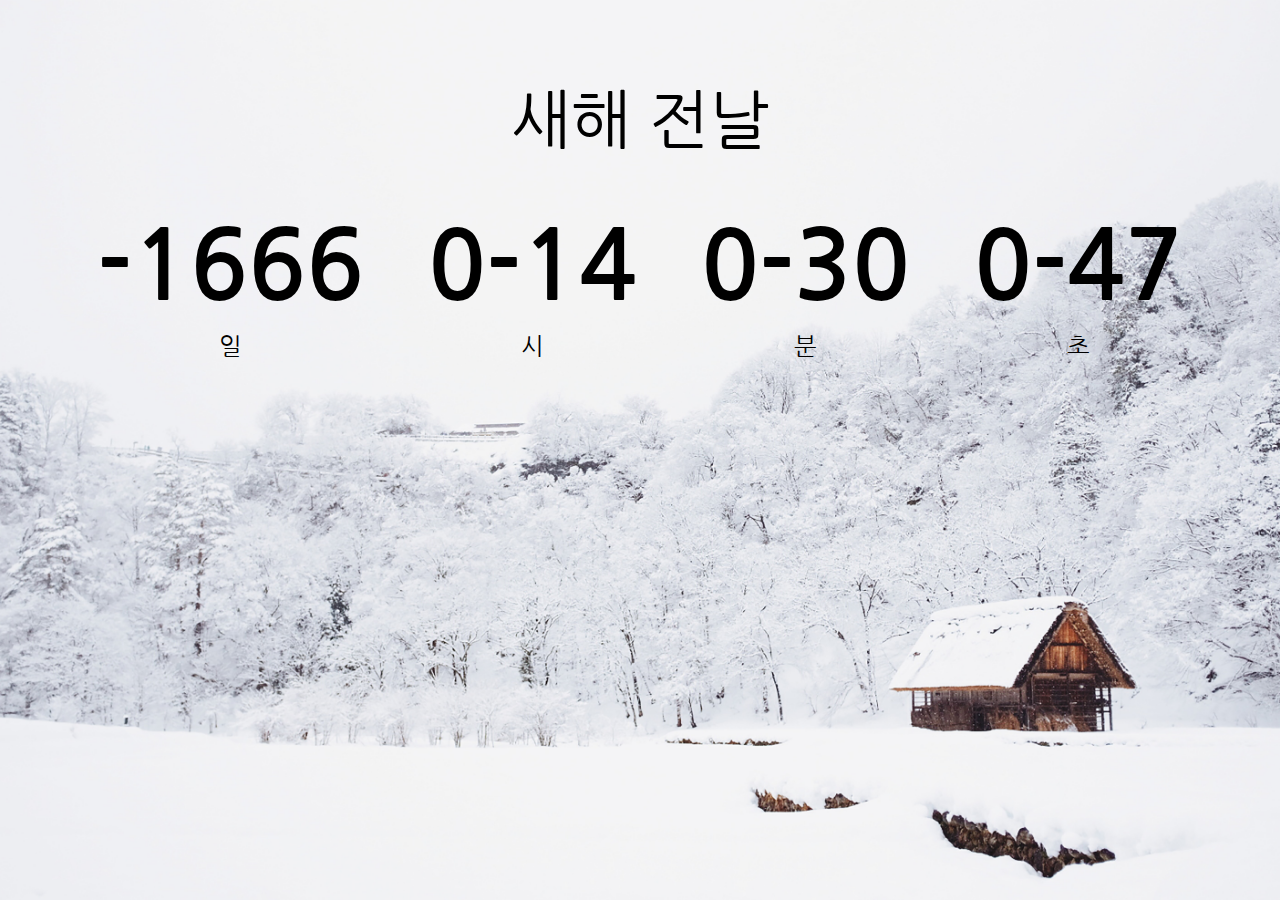
<file: 1. CountdownTimer_2020_09_21/index.html>
<!DOCTYPE html>
<html lang="ko">
  <head>
    <meta charset="UTF-8">
    <meta name="viewport" content="width=device-width, initial-scale=1.0">
    <title>Title</title>
    <link rel="stylesheet" href="style.css">
    <script src="script.js" defer></script>
  </head>
  <body>
    <h1>새해 전날</h1>

    <div class="countdown-container">
      <div class="countdown-el days-c">
        <p class="big-text" id="days">0</p>
        <span>일</span>
      </div>
      <div class="countdown-el hours-c">
        <p class="big-text" id="hours">0</p>
        <span>시</span>
      </div>
      <div class="countdown-el mins-c">
        <p class="big-text" id="mins">0</p>
        <span>분</span>
      </div>
      <div class="countdown-el seconds-c">
        <p class="big-text" id="seconds">0</p>
        <span>초</span>
      </div>
    </div>
  </body>
</html>
</file>
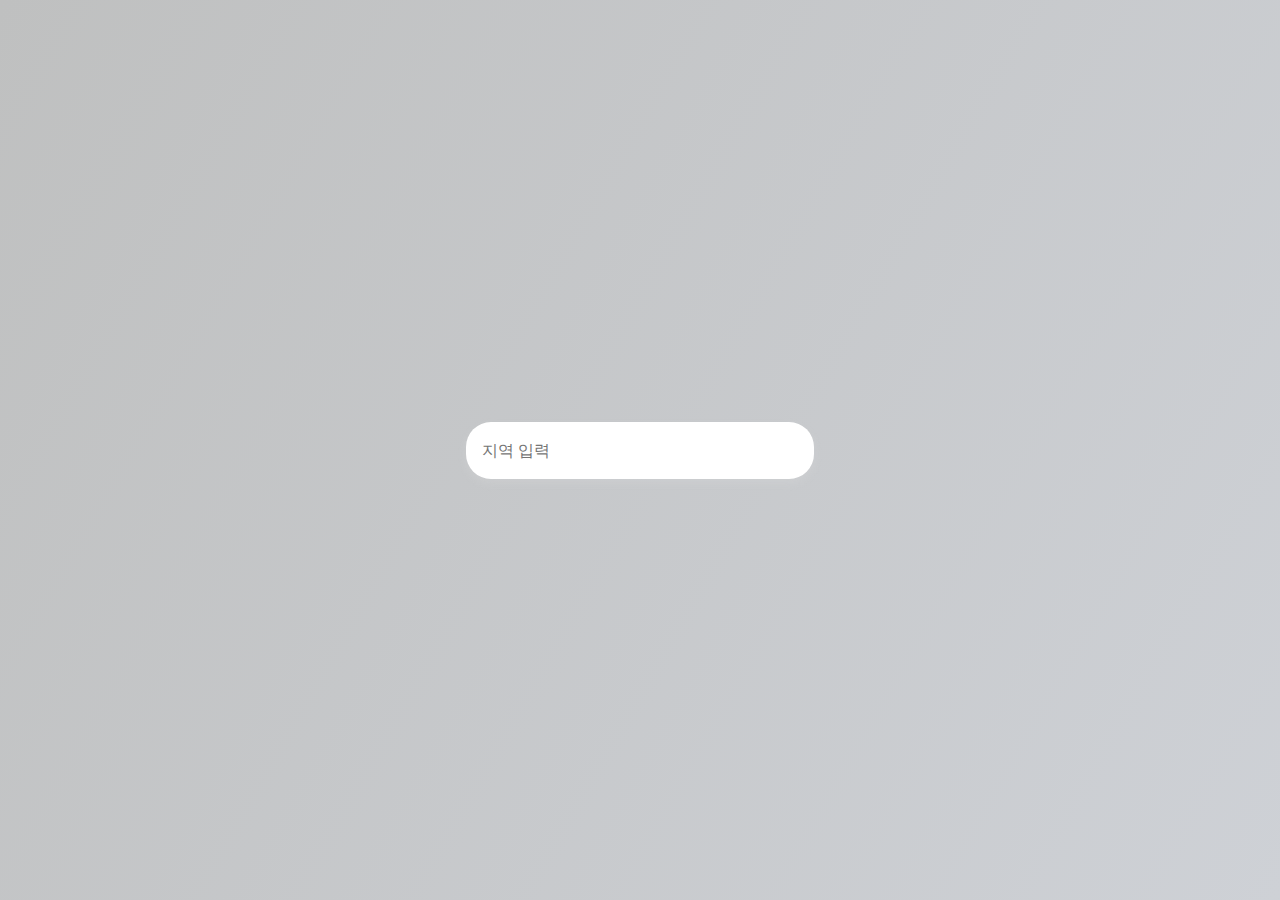
<file: 10. WeatherAPP_2021_06_22/index.html>
<!DOCTYPE html>
<html lang="ko">
  <head>
    <meta charset="UTF-8">
    <meta name="viewport" content="width=device-width, initial-scale=1.0">
    <title>날씨 앱</title>
    <link rel="stylesheet" href="style.css">
    <script src="script.js" defer></script>
  </head>
  <body>
    <form id="form">
      <input type="text" id="search" placeholder="지역 입력" autocomplete="off">
    </form>
    <main id="main"></main>
  </body>
</html>
</file>
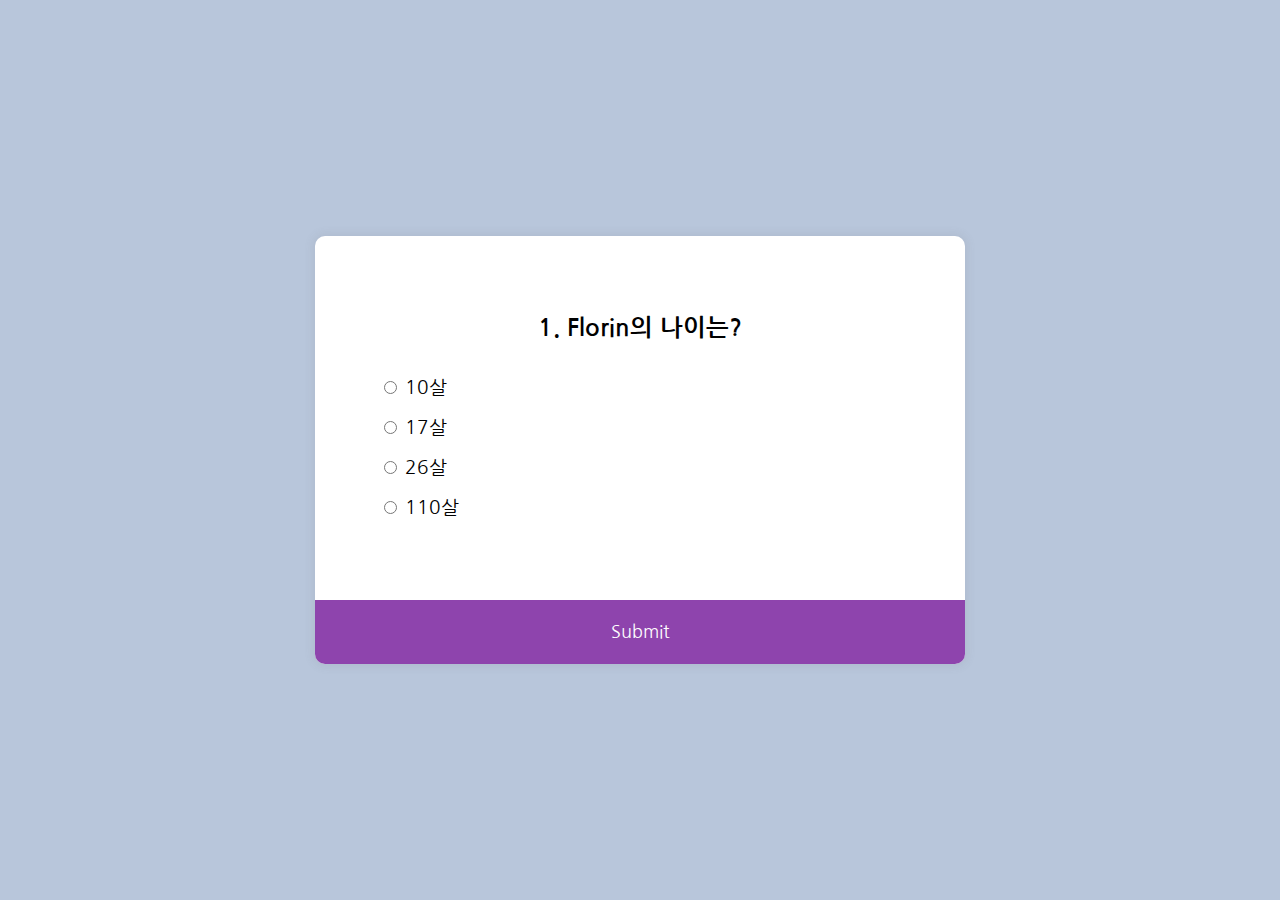
<file: 2. QuizApp_2020_09_21/index.html>
<!DOCTYPE html>
<html lang="ko">
  <head>
    <meta charset="UTF-8">
    <meta name="viewport" content="width=device-width, initial-scale=1.0">
    <title>퀴즈 앱</title>
    <link rel="stylesheet" href="style.css">
    <script src="script.js" defer></script>
  </head>
  <body>
    <div class="quiz-container" id="quiz">
      <div class="quiz-header">
        <h2 id="question">퀴즈 문제</h2>
        <ul>
          <li>
            <input type="radio" id="a" name="answer" class="answer" />
            <label id="a_text" for="a">Question</label>
          </li>
          <li>
            <input type="radio" id="b" name="answer" class="answer" />
            <label id="b_text" for="b">Question</label>
          </li>
          <li>
            <input type="radio" id="c" name="answer" class="answer" />
            <label id="c_text" for="c">Question</label>
          </li>
          <li>
            <input type="radio" id="d" name="answer" class="answer" />
            <label id="d_text" for="d">Question</label>
          </li>
        </ul>
      </div>
      <button id="submit">Submit</button>
    </div>
  </body>
</html>
</file>
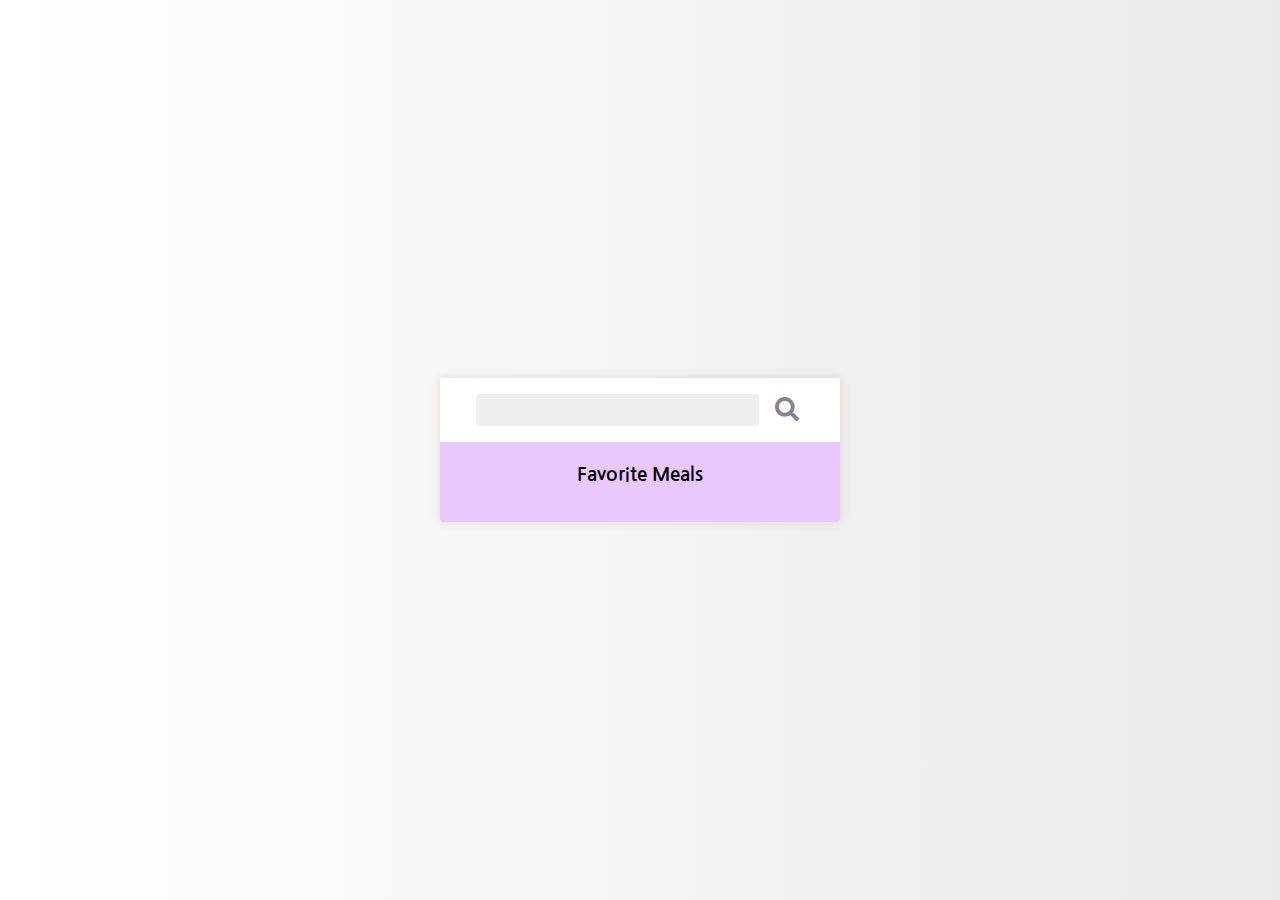
<file: 3. RecipeApp_2020_09_21/index.html>
<!DOCTYPE html>
<html lang="en">
  <head>
    <meta charset="UTF-8" />
    <meta name="viewport" content="width=device-width, initial-scale=1.0" />
    <title>Recipes App</title>
    <link rel="stylesheet" href="https://cdnjs.cloudflare.com/ajax/libs/font-awesome/5.14.0/css/all.min.css" />
    <link rel="stylesheet" href="style.css" />
    <script src="script.js" defer></script>
  </head>
  <body>
    <div class="mobile-container">
      <header>
        <input type="text" id="search-term" />
        <button id="search"><i class="fas fa-search"></i></button>
      </header>
      <div class="fav-container">
        <h3>Favorite Meals</h3>
        <ul class="fav-meals" id="fav-meals"></ul>
      </div>
      <div class="meals" id="meals"></div>
    </div>

    <div class="popup-container hidden" id="meal-popup">
      <div class="popup">
        <button id="close-popup" class="close-popup">
          <i class="fas fa-times"></i>
        </button>
        <div class="meal-info" id="meal-info"></div>
      </div>
    </div>
  </body>
</html>
</file>
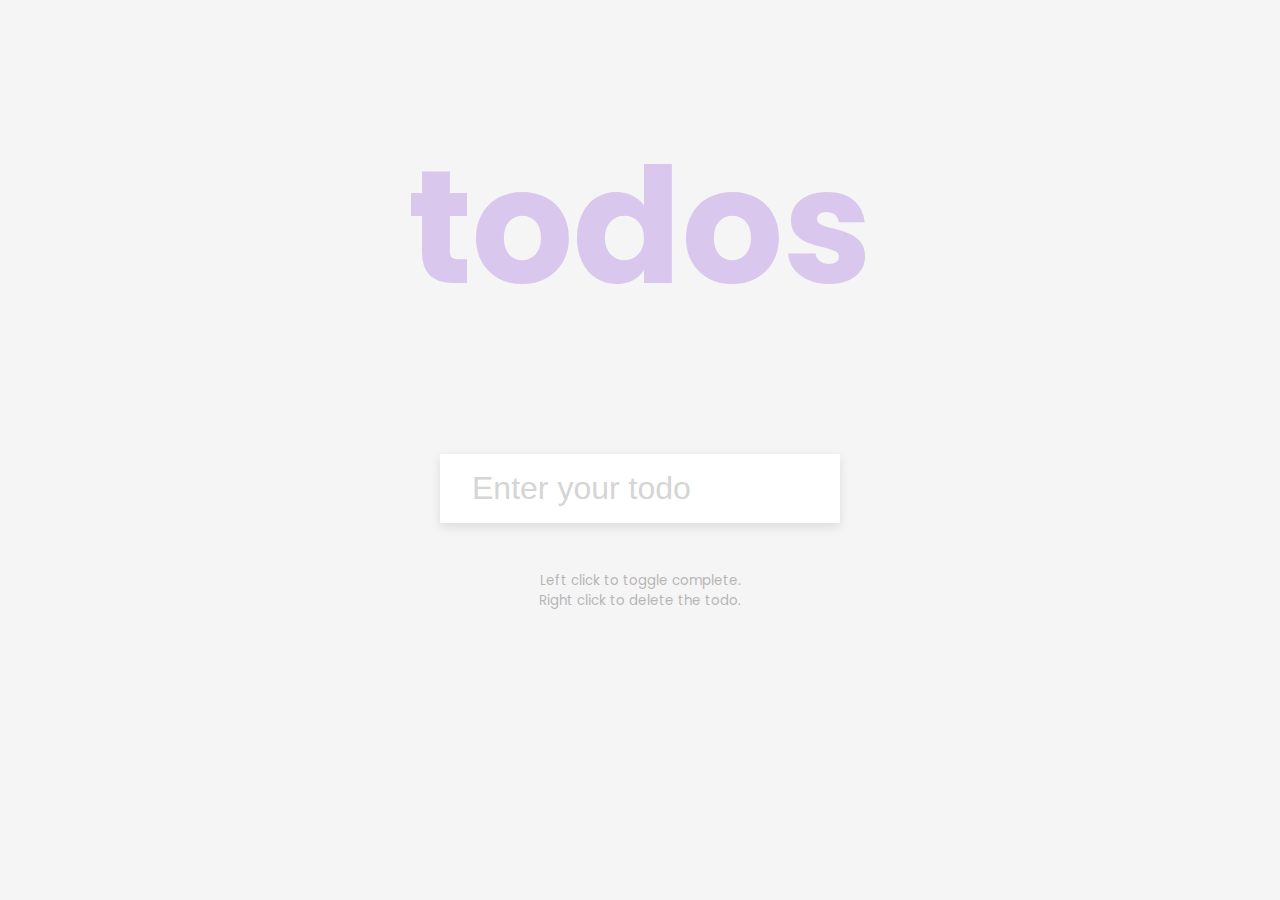
<file: 5. ToDoApp_2020_11_13/index.html>
<!DOCTYPE html>
<html lang="ko">
  <head>
    <meta charset="UTF-8">
    <meta name="viewport" content="width=device-width, initial-scale=1.0">
    <title>ToDo App</title>
    <link rel="stylesheet" href="style.css">
    <script src="script.js" defer></script>
  </head>
  <body>
    <h1>todos</h1>
    <form id="form">
      <input type="text" id="input" class="input" placeholder="Enter your todo" autocomplete="off" />
      <ul class="todos" id="todos">
      </ul>
    </form>
    <small>Left click to toggle complete.<br />
      Right click to delete the todo.</small>
  </body>
</html>
</file>
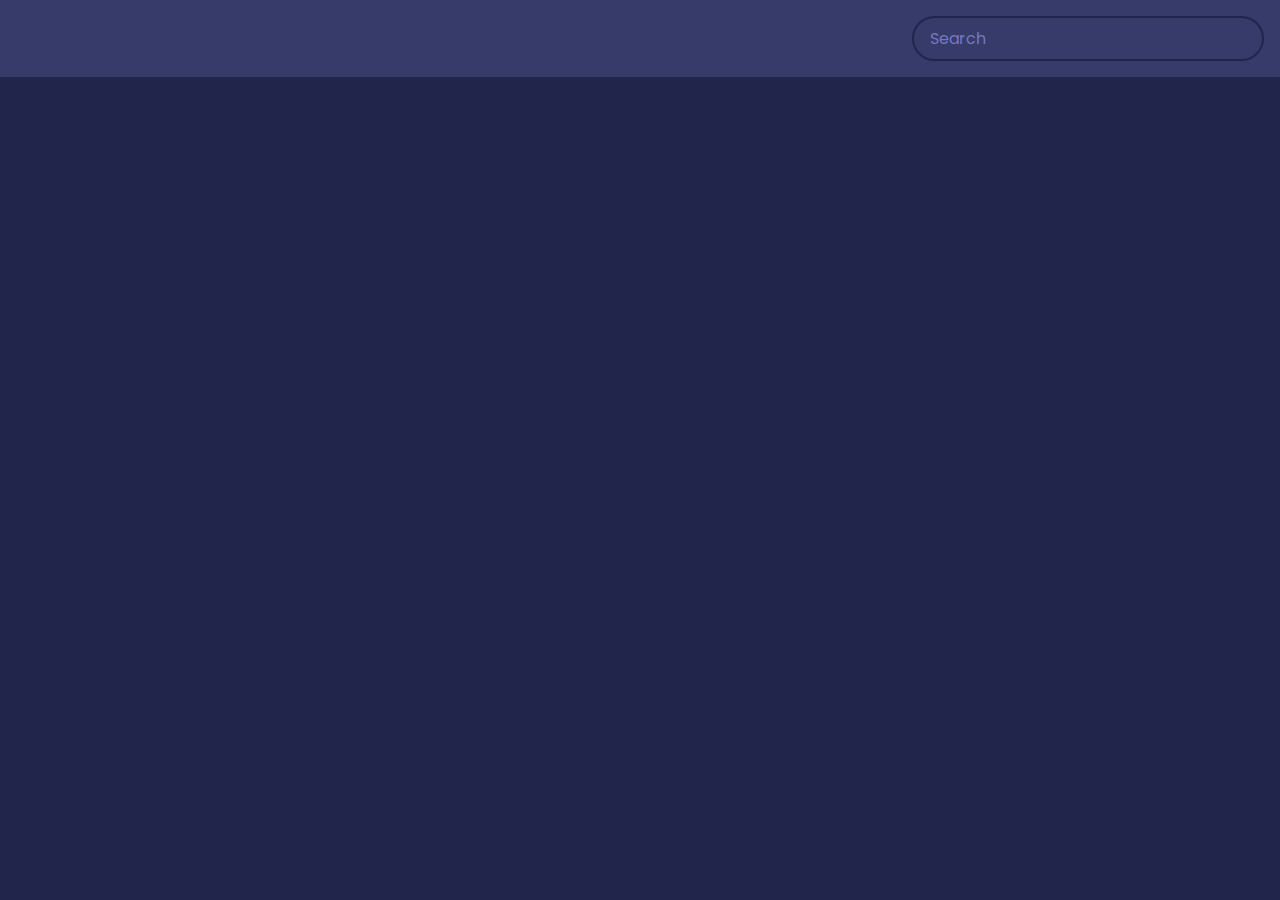
<file: 6. MovieApp_2020_11_13/index.html>
<!DOCTYPE html>
<html lang="ko">
  <head>
    <meta charset="UTF-8">
    <meta name="viewport" content="width=device-width, initial-scale=1.0">
    <title>Title</title>
    <link rel="stylesheet" href="style.css">
    <script src="script.js" defer></script>
  </head>
  <body>
    <header>
      <form id="form">
        <input type="text" id="search" placeholder="Search" class="search">
      </form>
    </header>
    <main id="main"></main>
  </body>
</html>
</file>
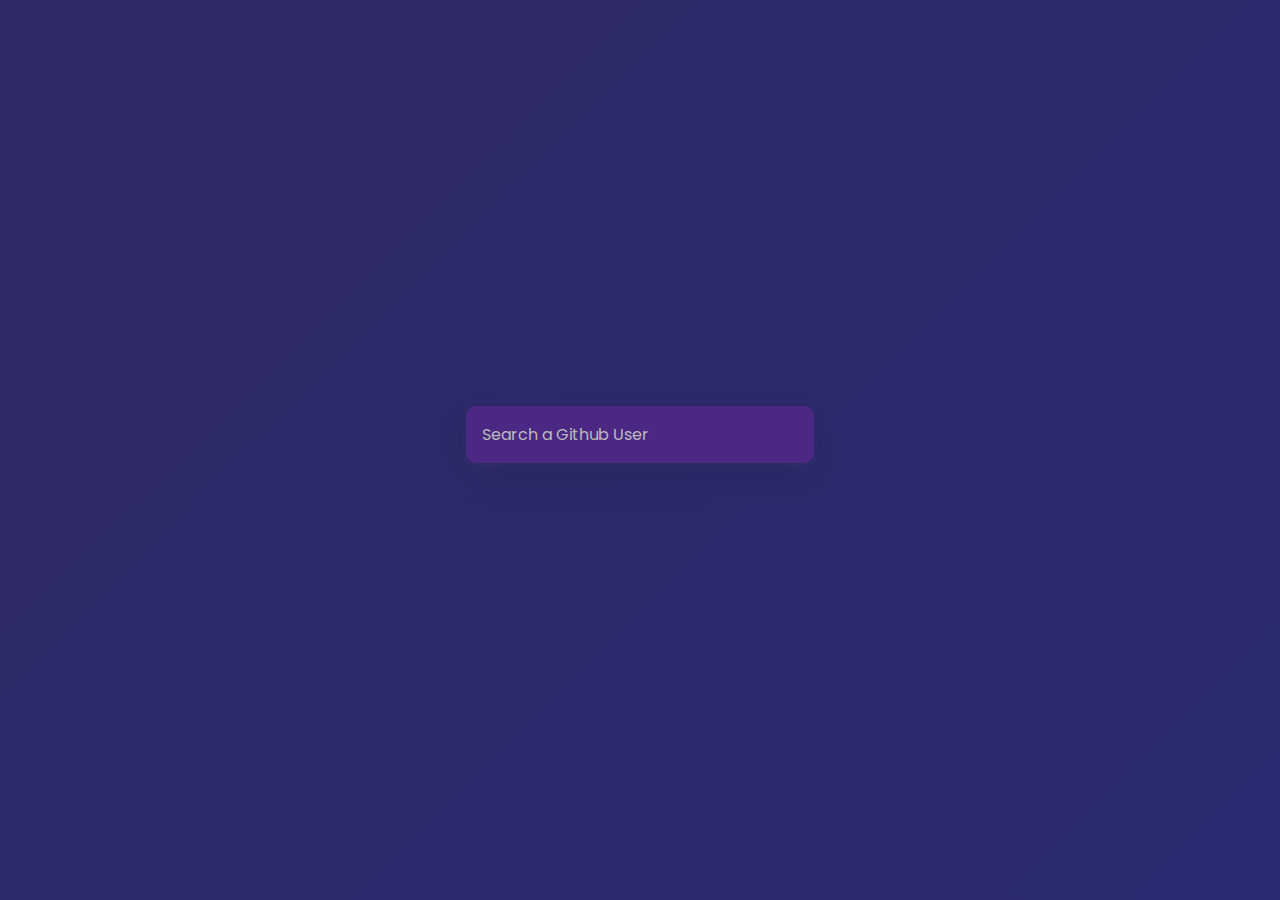
<file: 7. GithubProfile_2021_04_12/index.html>
<!DOCTYPE html>
<html lang="ko">
  <head>
    <meta charset="UTF-8">
    <meta name="viewport" content="width=device-width, initial-scale=1.0">
    <title>Title</title>
    <link rel="stylesheet" href="style.css">
    <script src="script.js" defer></script>
  </head>
  <body>
    <form id="form">
      <input type="text" id="search" placeholder="Search a Github User" />
    </form>
    <main id="main"></main>

  </body>
</html>
</file>
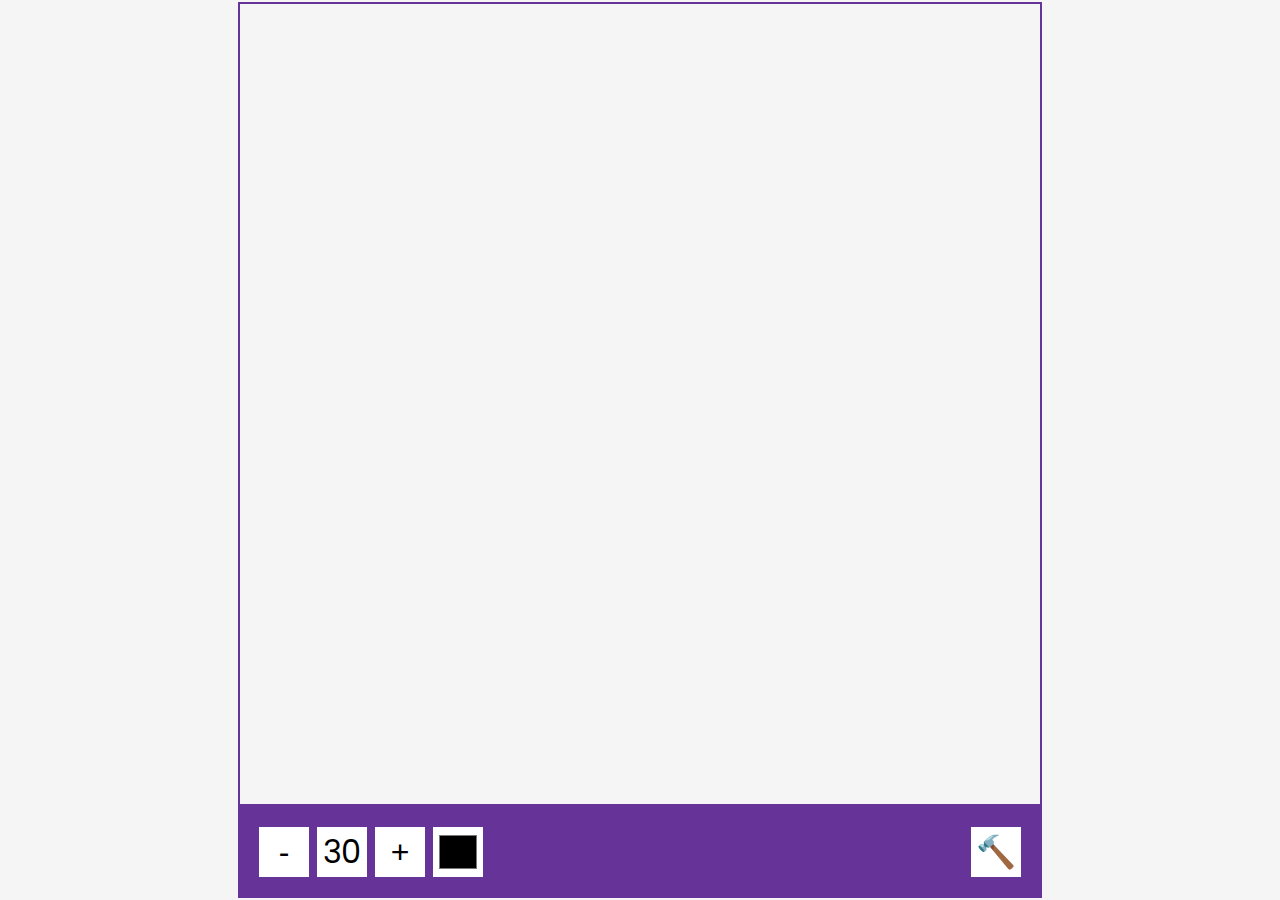
<file: 8. DrawingApp_2021_06_20/index.html>
<!DOCTYPE html>
<html lang="ko">
  <head>
    <meta charset="UTF-8">
    <meta name="viewport" content="width=device-width, initial-scale=1.0">
    <title>그림 그리기 앱</title>
    <link rel="stylesheet" href="style.css">
    <script src="script.js" defer></script>
  </head>
  <body>
    <canvas id="canvas" width="800" height="800"></canvas>
    <div class="toolbox">
      <button id="decrease">-</button>
      <span id="size">30</span>
      <button id="increase">+</button>
      <input type="color" id="color">
      <button id="clear">🔨</button>
    </div>


  </body>
</html>
</file>
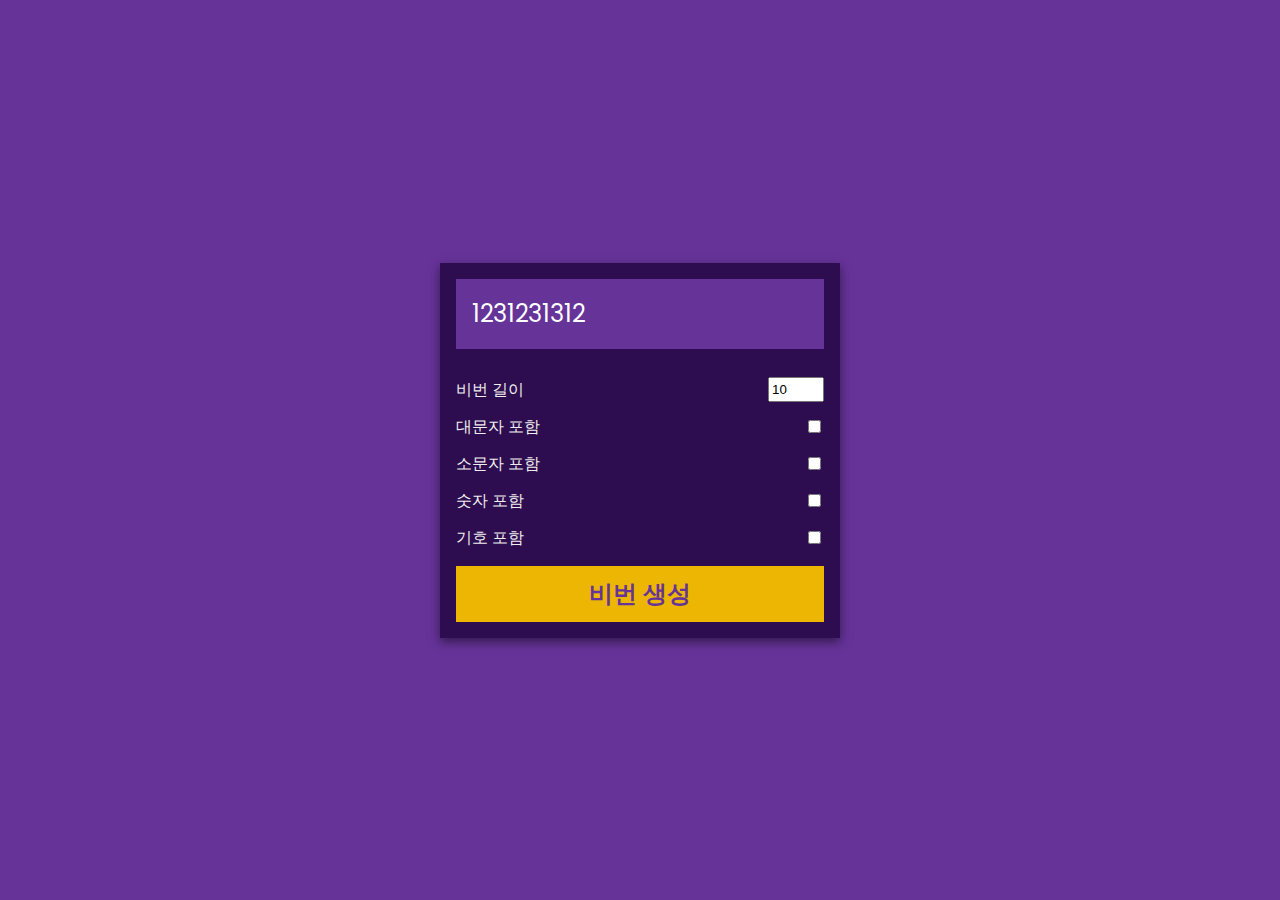
<file: 9. PasswordGenerator_2021_06_22/index.html>
<!DOCTYPE html>
<html lang="ko">
  <head>
    <meta charset="UTF-8">
    <meta name="viewport" content="width=device-width, initial-scale=1.0">
    <title>Title</title>
    <link rel="stylesheet" href="style.css">
    <script src="script.js" defer></script>
  </head>
  <body>
    <div class="pw-container">
      <div class="pw-header">
        <div class="pw">
          <span id="pw">1231231312</span>
          <button id="copy">복사</button>
        </div>
      </div>
      <div class="pw-body">
        <div class="form-control">
          <label for="len">비번 길이</label>
          <input id="len" value="10" type="number" min="2" max="30">
        </div>
        <div class="form-control">
          <label for="upper">대문자 포함</label>
          <input id="upper" type="checkbox">
        </div>
        <div class="form-control">
          <label for="lower">소문자 포함</label>
          <input id="lower" type="checkbox">
        </div>
        <div class="form-control">
          <label for="number">숫자 포함</label>
          <input id="number" type="checkbox">
        </div>
        <div class="form-control">
          <label for="symbol">기호 포함</label>
          <input id="symbol" type="checkbox">
        </div>
        <button class="generate" id="generate">
          비번 생성
        </button>
      </div>
    </div>
  </body>
</html>
</file>
<file: 1. CountdownTimer_2020_09_21/style.css>
@import url('https://fonts.googleapis.com/css2?family=Nanum+Gothic:wght@400;700&display=swap');

*{
  box-sizing: border-box;
}

body{
  background-image: url('snow.jpg');
  background-size: cover;
  background-position: center center;
  display: flex;
  flex-direction: column;
  align-items: center;
  min-height: 100vh;
  font-family: 'Nanum Gothic', sans-serif;
  margin: 0;
}

h1{
  font-weight: normal;
  font-size: 4rem;
  margin-top: 5rem;
}

.countdown-container{
  display: flex;
  flex-wrap: wrap;
  align-items: center;
  justify-content: center;
}

.big-text{
  font-weight: bold;
  font-size: 6rem;
  line-height: 1;
  margin: 1rem 2rem;
}

.countdown-el{
  text-align: center;
}

.countdown-el span{
  font-size: 1.5rem;
}
</file>
<file: 10. WeatherAPP_2021_06_22/style.css>
@import url("https://fonts.googleapis.com/css2?family=Poppins:wght@200;400;600&display=swap");

* {
  box-sizing: border-box;
}

body {
  background: linear-gradient(300deg, #ced1d6, #bfc0c0);
  font-family: "Poppins", sans-serif;
  display: flex;
  flex-direction: column;
  align-items: center;
  justify-content: center;
  margin: 0;
  min-height: 100vh;
}

input {
  background-color: #fff;
  border: none;
  border-radius: 25px;
  box-shadow: 0 4px 10px rgba(231, 228, 228, 0.2);
  font-family: inherit;
  font-size: 1rem;
  padding: 1rem;
  min-width: 300px;
}

input:focus {
  outline: none;
}

.weather {
  font-size: 2rem;
  text-align: center;
}

.weather h2 {
  display: flex;
  align-items: center;
  margin-bottom: 0;
}
</file>
<file: 2. QuizApp_2020_09_21/style.css>
@import url('https://fonts.googleapis.com/css2?family=Nanum+Gothic:wght@400;700&display=swap');

*{
  box-sizing: border-box;
}

body{
  background-color: #b8c6db;
  background-image: linear-gradient
  (315deg, #b8c6db 0%, #f5f7fa 100%);
  font-family: 'Nanum Gothic', sans-serif;
  min-height: 100vh;
  margin: 0;
  display: flex;
  align-items: center;
  justify-content: center;
}

.quiz-container{
  background-color: #fff;
  border-radius: 10px;
  box-shadow: 0 0 10px 2px rgba(100, 100, 100, 0.1);
  overflow: hidden;
  width: 650px;
  max-width: 100%;
}

.quiz-header{
  padding: 4rem;
}

h2{
  padding: 1rem;
  text-align: center;
  margin: 0;
}

ul{
  margin-top: 20px;
  list-style-type: none;
  padding: 0;
}

ul li{
  cursor: pointer;
  font-size: 1.2rem;
  margin: 1rem 0;
}

ul li label{
  cursor: pointer;
}

button{
  background-color: #8e44ad;
  display: block;
  color: white;
  cursor: pointer;
  border: none;
  font-family: inherit;
  font-size: 1.1rem;
  width: 100%;
  padding: 1.3rem;
}

button:hover{
  background-color: #732d91;
}

button:focus{
  background-color: #5e3370;
  outline: none;
}
</file>
<file: 3. RecipeApp_2020_09_21/style.css>
@import url('https://fonts.googleapis.com/css2?family=Nanum+Gothic:wght@400;700&display=swap');

*{
  box-sizing: border-box;
}

body{
  background: #ECE9E6;  
  background: -webkit-linear-gradient(to right, #FFFFFF, #ECE9E6);  
  background: linear-gradient(to right, #FFFFFF, #ECE9E6); 

  display: flex;
  align-items: center;
  justify-content: center;

  font-family: 'Nanum Gothic', sans-serif;
  margin: 0;
  min-height: 100vh;
}

img{
  max-width: 100%;
}

.mobile-container{
  background-color: #fff;
  box-shadow: 0 0 10px 2px #3333331A;
  border-radius: 3px;
  overflow: hidden;
  width: 400px;
}

header{
  display: flex;
  align-items: center;
  justify-content: center;
  padding: 1rem;
}

header input{
  background-color: #eee;
  border: none;
  border-radius: 3px; 
  font-family: inherit;
  padding: 0.5rem 1rem;
}

header button{
  background-color: transparent;
  border: none;
  color: rgb(138, 129, 141);
  font-size: 1.5rem;
  margin-left: 10px;
}

.fav-container{
  background-color: rgb(233,199,255);
  padding: 0.25rem 1rem;
  text-align: center;
}

.fav-meals{
  display: flex;
  flex-wrap: wrap;
  align-items: center;
  justify-content: center;
  list-style-type: none;
  padding: 0;
}

.fav-meals li{
  cursor: pointer;
  position: relative;
  margin: 5px;
  width: 75px;
}

.fav-meals li .clear{
  background-color: transparent;
  border: none;
  cursor: pointer;
  opacity: 0;
  position: absolute;
  top: -0.5rem;
  right: -0.5rem;
  font-size: 1.2rem;
}

.fav-meals li:hover .clear{
  opacity: 1;
}

.fav-meals li img{
  border-radius: 50%;
  object-fit: cover;
  height: 70px; 
  width: 70px;
  border: 2px solid #ffffff;
  box-shadow: 0 0 10px 20px #3333331a;
}

.fav-meals li span{
  display: inline-block;
  font-size: 0.9rem;
  white-space: nowrap;
  overflow: hidden;
  text-overflow: ellipsis;
  width: 75px;
}

.meal{
  border-radius: 3px;
  box-shadow: 0 0 10px 2px #3333331a;
  cursor: pointer;
  margin: 1.5rem;
  overflow: hidden;
}

.meal-header{
  position: relative;
}

.meal-header .random{
  position: absolute;
  top: 1rem;
  background-color: #fff;
  padding: 0.25rem 1rem;
  border-top-right-radius: 3px;
  border-bottom-right-radius: 3px;
}

.meal-header .img{
  height: 300px;
  width: 100%;
  object-fit: cover;
}

.meal-body{
  display: flex;
  align-items: center;
  justify-content: space-between;
  padding: 1rem;
}

.meal-body h4{
  margin: 0;
}

.meal-body .fav-btn{
  border: none;
  background-color: transparent;
  color: rgb(197,188,188);
  cursor: pointer;
  font-size: 1.2rem;
}

.meal-body .fav-btn.active{
  color: rebeccapurple;
}

.popup-container{
  background-color: rgba(0, 0, 0, 0.5);
  display: flex;
  align-items: center;
  justify-content: center;
  padding: 2rem;
  position: fixed;
  left: 0;
  right: 0;
  top: 0;
  bottom: 0;
}

.popup-container.hidden{
  opacity: 0;
  pointer-events: none;
}

.popup{
  background-color: #fff;
  border-radius: 5px;
  padding: 0 2rem;
  position: relative;
  overflow: auto;
  margin: 2rem;
  max-height: 100vh;
  max-width: 600px;
  width: 100%;
}

.popup .close-popup{
   background-color: transparent;
   border: none;
   cursor: pointer;
   position: absolute;
   font-size: 1.5rem;
   top: 1rem;
   right: 1rem;
}

.meal-info h1 {
  text-align: center;
}
</file>
<file: 5. ToDoApp_2020_11_13/style.css>
@import url("https://fonts.googleapis.com/css2?family=Poppins:wght@200;400;600&display=swap");

* {
  box-sizing: border-box;
}

body {
  background-color: #f5f5f5;
  color: #444;
  display: flex;
  align-items: center;
  flex-direction: column;
  font-family: "Poppins", sans-serif;
  min-height: 0;
  margin: 0;
}

h1 {
  color: rgb(179, 131, 226);
  font-size: 10rem;
  text-align: center;
  opacity: 0.4;
}

form {
  box-shadow: 0 4px 10px rgba(0, 0, 0, 0.1);
  margin: auto;
  max-width: 100%;
  width: 400px;
}

.input {
  border: none;
  color: #444;
  font-size: 2rem;
  padding: 1rem 2rem;
  display: block;
  width: 100%;
}

.input::placeholder {
  color: #d5d5d5;
}

.todos {
  background-color: #fff;
  padding: 0;
  margin: 0;
  list-style-type: none;
}

.todos li {
  border-top: 1px solid #e5e5e5;
  cursor: pointer;
  font-size: 1.5rem;
  padding: 1rem 2rem;
}

.todos li.completed {
  color: #b6b6b6;
  text-decoration: line-through;
}

small {
  color: #b5b5b5;
  margin-top: 3rem;
  text-align: center;
}
</file>
<file: 6. MovieApp_2020_11_13/style.css>
@import url("https://fonts.googleapis.com/css2?family=Poppins:wght@200;400;600&display=swap");

* {
  box-sizing: border-box;
}

body {
  background-color: #22254b;
  font-family: "Poppins", sans-serif;
  margin: 0;
}

header {
  background-color: #373b69;
  display: flex;
  justify-content: flex-end;
  padding: 1rem;
}

.search {
  background-color: transparent;
  border: 2px solid #22254b;
  border-radius: 50px;
  color: #fff;
  font-family: inherit;
  font-size: 1rem;
  padding: 0.5rem 1rem;
}

.search::placeholder {
  color: #7378c5;
}

.search:focus {
  background-color: #22254b;
  outline: none;
}

main {
  justify-content: center;
  display: flex;
  flex-wrap: wrap;
}

.movie {
  background-color: #373b69;
  border-radius: 3px;
  box-shadow: 0 4px 5px rgba(0, 0, 0, 0.2);
  overflow: hidden;
  position: relative;
  margin: 1rem;
  width: 300px;
}

.movie img {
  width: 100%;
}

.movie-info {
  color: #eee;
  display: flex;
  /* align-items: center; */
  justify-content: space-between;
  padding: 0.5rem 1rem 1rem;
  letter-spacing: 0.5px;
}

.movie-info h3 {
  margin: 0;
}

.movie-info span {
  background-color: #22254b;
  text-align: center;
  width: 36px;
  height: 31px;
  border-radius: 3px;
  font-weight: bold;
  padding: 0.25rem 0.5rem;
  /* position: relative; */
  /* right: 2px; */
}

.movie-info span.green {
  color: rgb(39, 189, 39);
}

.movie-info span.orange {
  color: orange;
}

.movie-info span.red {
  color: rgb(189, 42, 42);
}

.overview {
  background-color: #fff;
  padding: 2rem;
  position: absolute;
  max-height: 100%;
  overflow: auto;
  left: 0;
  bottom: 0;
  right: 0;
  transform: translateY(101%);
  transition: transform 0.3s ease-in;
}

.overview h3 {
  margin-top: 0;
}

.movie:hover .overview {
  transform: translateY(0);
}
</file>
<file: 7. GithubProfile_2021_04_12/style.css>
@import url("https://fonts.googleapis.com/css2?family=Poppins:wght@200;400;600&display=swap");

* {
  box-sizing: border-box;
}

body {
  background-color: #2a2a72;
  background-image: linear-gradient(315deg, #2a2a72 0%, #2e2a68 74%);
  display: flex;
  flex-direction: column;
  align-items: center;
  justify-content: center;
  font-family: "Poppins", sans-serif;
  margin: 0;
  min-height: 100vh;
}

input {
  background-color: #4c2885;
  border-radius: 10px;
  border: none;
  box-shadow: 0 5px 10px rgba(154, 160, 185, 0.05), 0 15px 40px rgba(0, 0, 0, 0.1);
  color: white;
  font-family: inherit;
  font-size: 1rem;
  padding: 1rem;
  margin-bottom: 2rem;
}

input::placeholder {
  color: #bbb;
}

input:focus {
  outline: none;
}

.card {
  background-color: #4c2885;
  background-image: linear-gradient(315deg, #4c2885 0%, #4c11ac 74%);
  border-radius: 20px;
  box-shadow: 0 5px 10px rgba(154, 160, 185, 0.05), 0 15px 40px rgba(0, 0, 0, 0.1);
  display: flex;
  padding: 3rem;
  max-width: 800px;
}

.avatar {
  border: 10px solid #2a2a72;
  border-radius: 50%;
  width: 150px;
  height: 150px;
}

.user-info {
  color: #eee;
  margin-left: 2rem;
}

.user-info h2 {
  margin-top: 0;
}

.user-info ul {
  display: flex;
  justify-content: space-between;
  list-style-type: none;
  padding: 0;
  width: 400px;
}

.user-info ul li {
  display: flex;
  align-items: center;
}

.user-info ul li strong {
  font-size: 0.9rem;
  margin-left: 0.5rem;
}

.repo {
  background-color: #2a2a82;
  border-radius: 5px;
  display: inline-block;
  color: white;
  font-size: 0.7rem;
  padding: 0.25rem 0.5rem;
  margin-right: 0.5rem;
  margin-bottom: 0.5rem;
  text-decoration: none;
}
</file>
<file: 8. DrawingApp_2021_06_20/style.css>
@import url("https://fonts.googleapis.com/css2?family=Poppins:wght@200;400;600&display=swap");

* {
  box-sizing: border-box;
}

body {
  background-color: #f5f5f5;
  display: flex;
  flex-direction: column;
  align-items: center;
  justify-content: center;
  font-family: "Poppins", sans-serif;
  margin: 0;
  min-height: 100vh;
}

canvas {
  border: 2px solid rebeccapurple;
}

.toolbox {
  background-color: rebeccapurple;
  border: 1px solid rebeccapurple;
  display: flex;
  padding: 1rem;
  width: 804px;
}

.toolbox > * {
  background-color: #fff;
  border: none;
  display: inline-flex;
  align-items: center;
  justify-content: center;
  font-size: 2rem;
  padding: 0.25rem;
  margin: 0.25rem;
  height: 50px;
  width: 50px;
}

.toolbox > *:last-child {
  margin-left: auto;
}
</file>
<file: 9. PasswordGenerator_2021_06_22/style.css>
@import url("https://fonts.googleapis.com/css2?family=Poppins:wght@200;400;600&display=swap");

* {
  box-sizing: border-box;
}

body {
  background-color: rebeccapurple;
  color: white;
  display: flex;
  align-items: center;
  justify-content: center;
  font-family: "Poppins", sans-serif;
  margin: 0;
  min-height: 100vh;
}

.pw-container {
  background-color: rgb(46, 12, 80);
  box-shadow: 0 4px 10px rgba(0, 0, 0, 0.5);
  min-width: 400px;
}

.pw-header {
  padding: 1rem;
}

.pw {
  background-color: rebeccapurple;
  display: flex;
  font-size: 1.5rem;
  align-items: center;
  height: 70px;
  width: 100%;
  position: relative;
  padding: 1rem;
  overflow: auto;
}

.pw button {
  background-color: white;
  border: none;
  color: rgb(29, 2, 56);
  cursor: pointer;
  font-family: inherit;
  font-weight: bold;
  padding: 0.25rem;
  position: absolute;
  top: 0;
  right: 0;
  transform: translate(0, 20%);
  transition: opacity 0.2s ease, transform 0.2s ease;
  opacity: 0;
}

.pw:hover button {
  opacity: 1;
  transform: translate(0, 0%);
}

.pw-body {
  padding: 0 1rem 1rem;
}

.form-control {
  color: #eee;
  display: flex;
  justify-content: space-between;
  margin: 0.75rem 0;
}

.generate {
  background-color: #ecb602;
  border: none;
  color: rebeccapurple;
  cursor: pointer;
  display: block;
  font-weight: bold;
  font-size: 1.5rem;
  padding: 0.75rem;
  margin-top: 1rem;
  width: 100%;
}

.generate:hover {
  opacity: 0.5;
  transition: opacity 0.2s ease;
}
</file>
